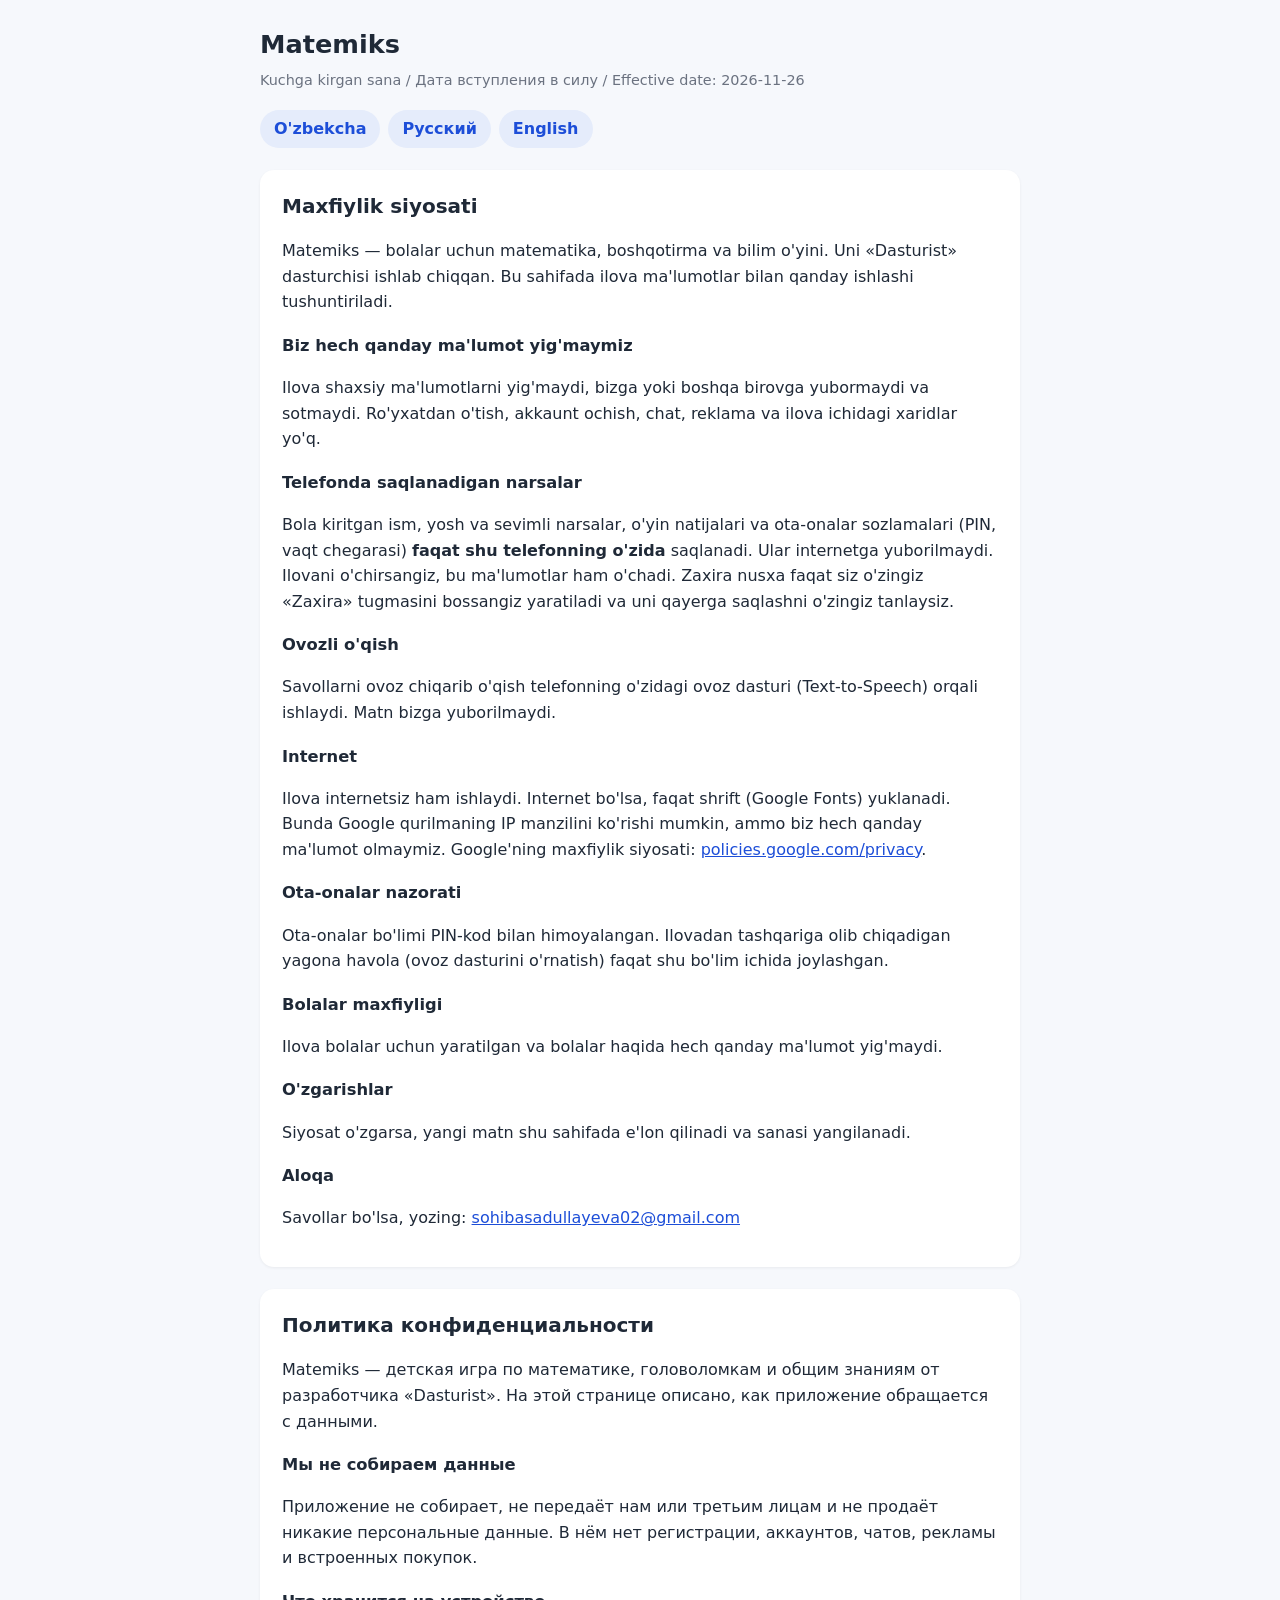
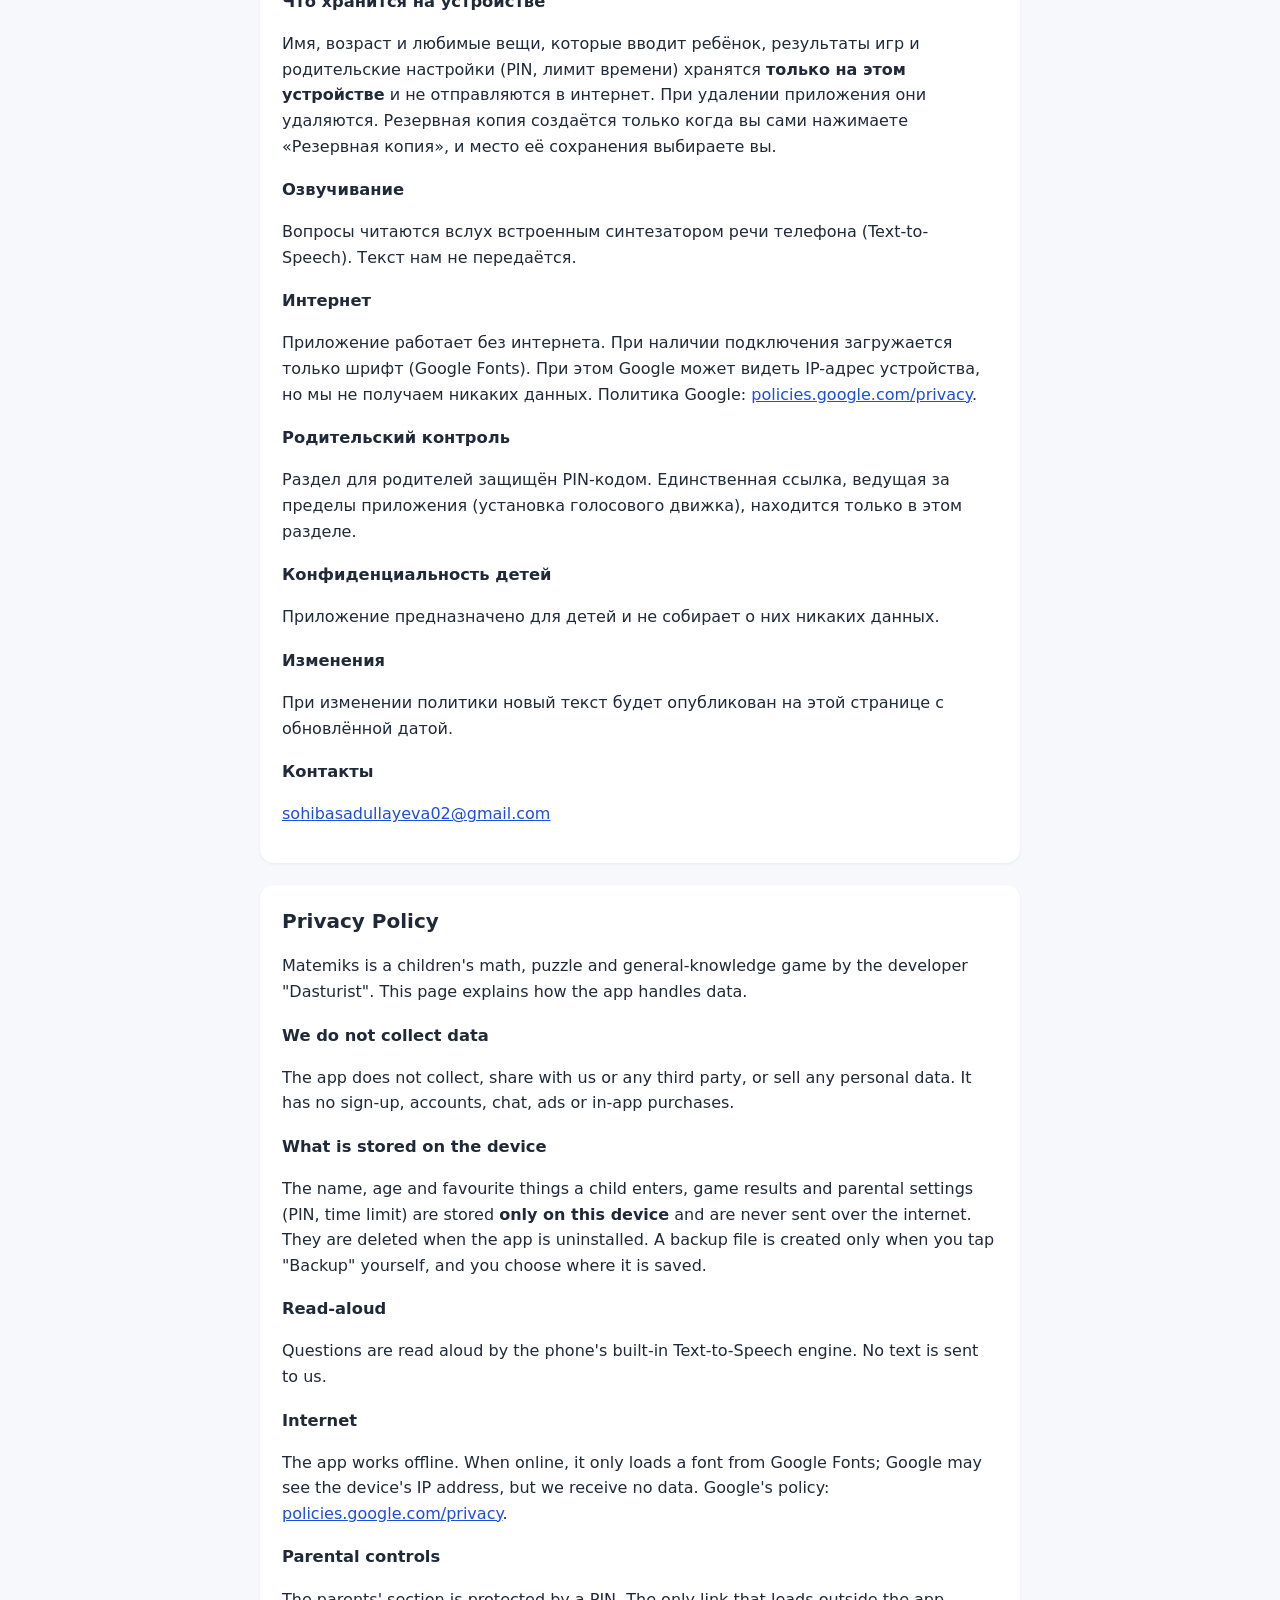
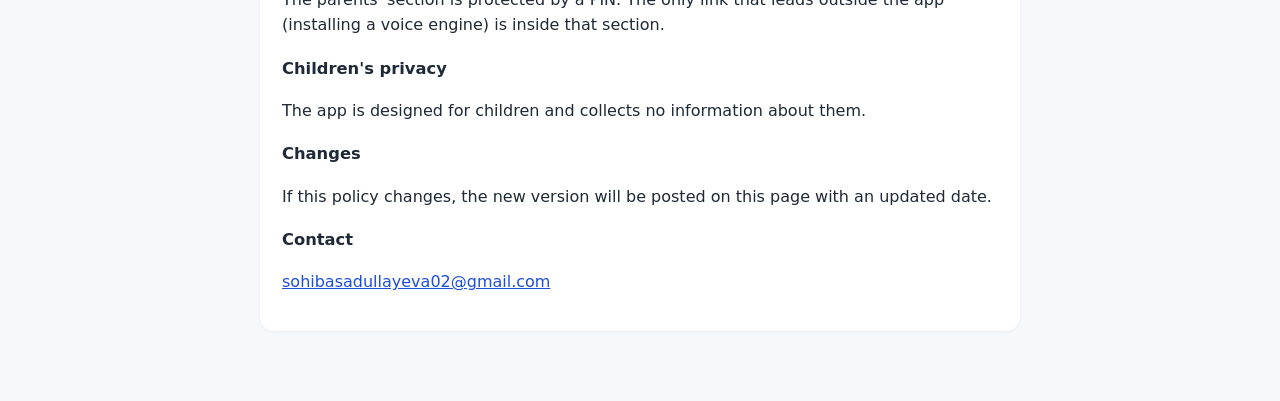
<file: privacy.html>
<!DOCTYPE html>
<html lang="uz">
<head>
<meta charset="UTF-8">
<meta name="viewport" content="width=device-width, initial-scale=1">
<title>Matemiks — Maxfiylik siyosati / Privacy Policy</title>
<style>
  body{margin:0;font-family:system-ui,-apple-system,"Segoe UI",Roboto,sans-serif;background:#f6f8fc;color:#1f2937;line-height:1.6}
  .wrap{max-width:760px;margin:0 auto;padding:24px 18px 48px}
  h1{font-size:1.6rem;margin:0 0 4px}
  .date{color:#6b7280;font-size:.9rem;margin-bottom:18px}
  nav{display:flex;gap:8px;margin-bottom:22px;flex-wrap:wrap}
  nav a{padding:6px 14px;border-radius:999px;background:#e5ecfb;color:#1d4ed8;text-decoration:none;font-weight:600}
  section{background:#fff;border-radius:14px;padding:20px 22px;margin-bottom:22px;box-shadow:0 1px 3px rgba(0,0,0,.06)}
  h2{font-size:1.25rem;margin-top:0}
  h3{font-size:1.02rem;margin:18px 0 4px}
  a{color:#1d4ed8}
</style>
</head>
<body>
<div class="wrap">
<h1>Matemiks</h1>
<div class="date">Kuchga kirgan sana / Дата вступления в силу / Effective date: 2026-11-26</div>
<nav><a href="#uz">O'zbekcha</a><a href="#ru">Русский</a><a href="#en">English</a></nav>

<section id="uz">
<h2>Maxfiylik siyosati</h2>
<p>Matemiks — bolalar uchun matematika, boshqotirma va bilim o'yini. Uni «Dasturist» dasturchisi ishlab chiqqan. Bu sahifada ilova ma'lumotlar bilan qanday ishlashi tushuntiriladi.</p>
<h3>Biz hech qanday ma'lumot yig'maymiz</h3>
<p>Ilova shaxsiy ma'lumotlarni yig'maydi, bizga yoki boshqa birovga yubormaydi va sotmaydi. Ro'yxatdan o'tish, akkaunt ochish, chat, reklama va ilova ichidagi xaridlar yo'q.</p>
<h3>Telefonda saqlanadigan narsalar</h3>
<p>Bola kiritgan ism, yosh va sevimli narsalar, o'yin natijalari va ota-onalar sozlamalari (PIN, vaqt chegarasi) <b>faqat shu telefonning o'zida</b> saqlanadi. Ular internetga yuborilmaydi. Ilovani o'chirsangiz, bu ma'lumotlar ham o'chadi. Zaxira nusxa faqat siz o'zingiz «Zaxira» tugmasini bossangiz yaratiladi va uni qayerga saqlashni o'zingiz tanlaysiz.</p>
<h3>Ovozli o'qish</h3>
<p>Savollarni ovoz chiqarib o'qish telefonning o'zidagi ovoz dasturi (Text-to-Speech) orqali ishlaydi. Matn bizga yuborilmaydi.</p>
<h3>Internet</h3>
<p>Ilova internetsiz ham ishlaydi. Internet bo'lsa, faqat shrift (Google Fonts) yuklanadi. Bunda Google qurilmaning IP manzilini ko'rishi mumkin, ammo biz hech qanday ma'lumot olmaymiz. Google'ning maxfiylik siyosati: <a href="https://policies.google.com/privacy">policies.google.com/privacy</a>.</p>
<h3>Ota-onalar nazorati</h3>
<p>Ota-onalar bo'limi PIN-kod bilan himoyalangan. Ilovadan tashqariga olib chiqadigan yagona havola (ovoz dasturini o'rnatish) faqat shu bo'lim ichida joylashgan.</p>
<h3>Bolalar maxfiyligi</h3>
<p>Ilova bolalar uchun yaratilgan va bolalar haqida hech qanday ma'lumot yig'maydi.</p>
<h3>O'zgarishlar</h3>
<p>Siyosat o'zgarsa, yangi matn shu sahifada e'lon qilinadi va sanasi yangilanadi.</p>
<h3>Aloqa</h3>
<p>Savollar bo'lsa, yozing: <a href="mailto:sohibasadullayeva02@gmail.com">sohibasadullayeva02@gmail.com</a></p>
</section>

<section id="ru">
<h2>Политика конфиденциальности</h2>
<p>Matemiks — детская игра по математике, головоломкам и общим знаниям от разработчика «Dasturist». На этой странице описано, как приложение обращается с данными.</p>
<h3>Мы не собираем данные</h3>
<p>Приложение не собирает, не передаёт нам или третьим лицам и не продаёт никакие персональные данные. В нём нет регистрации, аккаунтов, чатов, рекламы и встроенных покупок.</p>
<h3>Что хранится на устройстве</h3>
<p>Имя, возраст и любимые вещи, которые вводит ребёнок, результаты игр и родительские настройки (PIN, лимит времени) хранятся <b>только на этом устройстве</b> и не отправляются в интернет. При удалении приложения они удаляются. Резервная копия создаётся только когда вы сами нажимаете «Резервная копия», и место её сохранения выбираете вы.</p>
<h3>Озвучивание</h3>
<p>Вопросы читаются вслух встроенным синтезатором речи телефона (Text-to-Speech). Текст нам не передаётся.</p>
<h3>Интернет</h3>
<p>Приложение работает без интернета. При наличии подключения загружается только шрифт (Google Fonts). При этом Google может видеть IP-адрес устройства, но мы не получаем никаких данных. Политика Google: <a href="https://policies.google.com/privacy">policies.google.com/privacy</a>.</p>
<h3>Родительский контроль</h3>
<p>Раздел для родителей защищён PIN-кодом. Единственная ссылка, ведущая за пределы приложения (установка голосового движка), находится только в этом разделе.</p>
<h3>Конфиденциальность детей</h3>
<p>Приложение предназначено для детей и не собирает о них никаких данных.</p>
<h3>Изменения</h3>
<p>При изменении политики новый текст будет опубликован на этой странице с обновлённой датой.</p>
<h3>Контакты</h3>
<p><a href="mailto:sohibasadullayeva02@gmail.com">sohibasadullayeva02@gmail.com</a></p>
</section>

<section id="en">
<h2>Privacy Policy</h2>
<p>Matemiks is a children's math, puzzle and general-knowledge game by the developer "Dasturist". This page explains how the app handles data.</p>
<h3>We do not collect data</h3>
<p>The app does not collect, share with us or any third party, or sell any personal data. It has no sign-up, accounts, chat, ads or in-app purchases.</p>
<h3>What is stored on the device</h3>
<p>The name, age and favourite things a child enters, game results and parental settings (PIN, time limit) are stored <b>only on this device</b> and are never sent over the internet. They are deleted when the app is uninstalled. A backup file is created only when you tap "Backup" yourself, and you choose where it is saved.</p>
<h3>Read-aloud</h3>
<p>Questions are read aloud by the phone's built-in Text-to-Speech engine. No text is sent to us.</p>
<h3>Internet</h3>
<p>The app works offline. When online, it only loads a font from Google Fonts; Google may see the device's IP address, but we receive no data. Google's policy: <a href="https://policies.google.com/privacy">policies.google.com/privacy</a>.</p>
<h3>Parental controls</h3>
<p>The parents' section is protected by a PIN. The only link that leads outside the app (installing a voice engine) is inside that section.</p>
<h3>Children's privacy</h3>
<p>The app is designed for children and collects no information about them.</p>
<h3>Changes</h3>
<p>If this policy changes, the new version will be posted on this page with an updated date.</p>
<h3>Contact</h3>
<p><a href="mailto:sohibasadullayeva02@gmail.com">sohibasadullayeva02@gmail.com</a></p>
</section>
</div>
</body>
</html>
</file>
